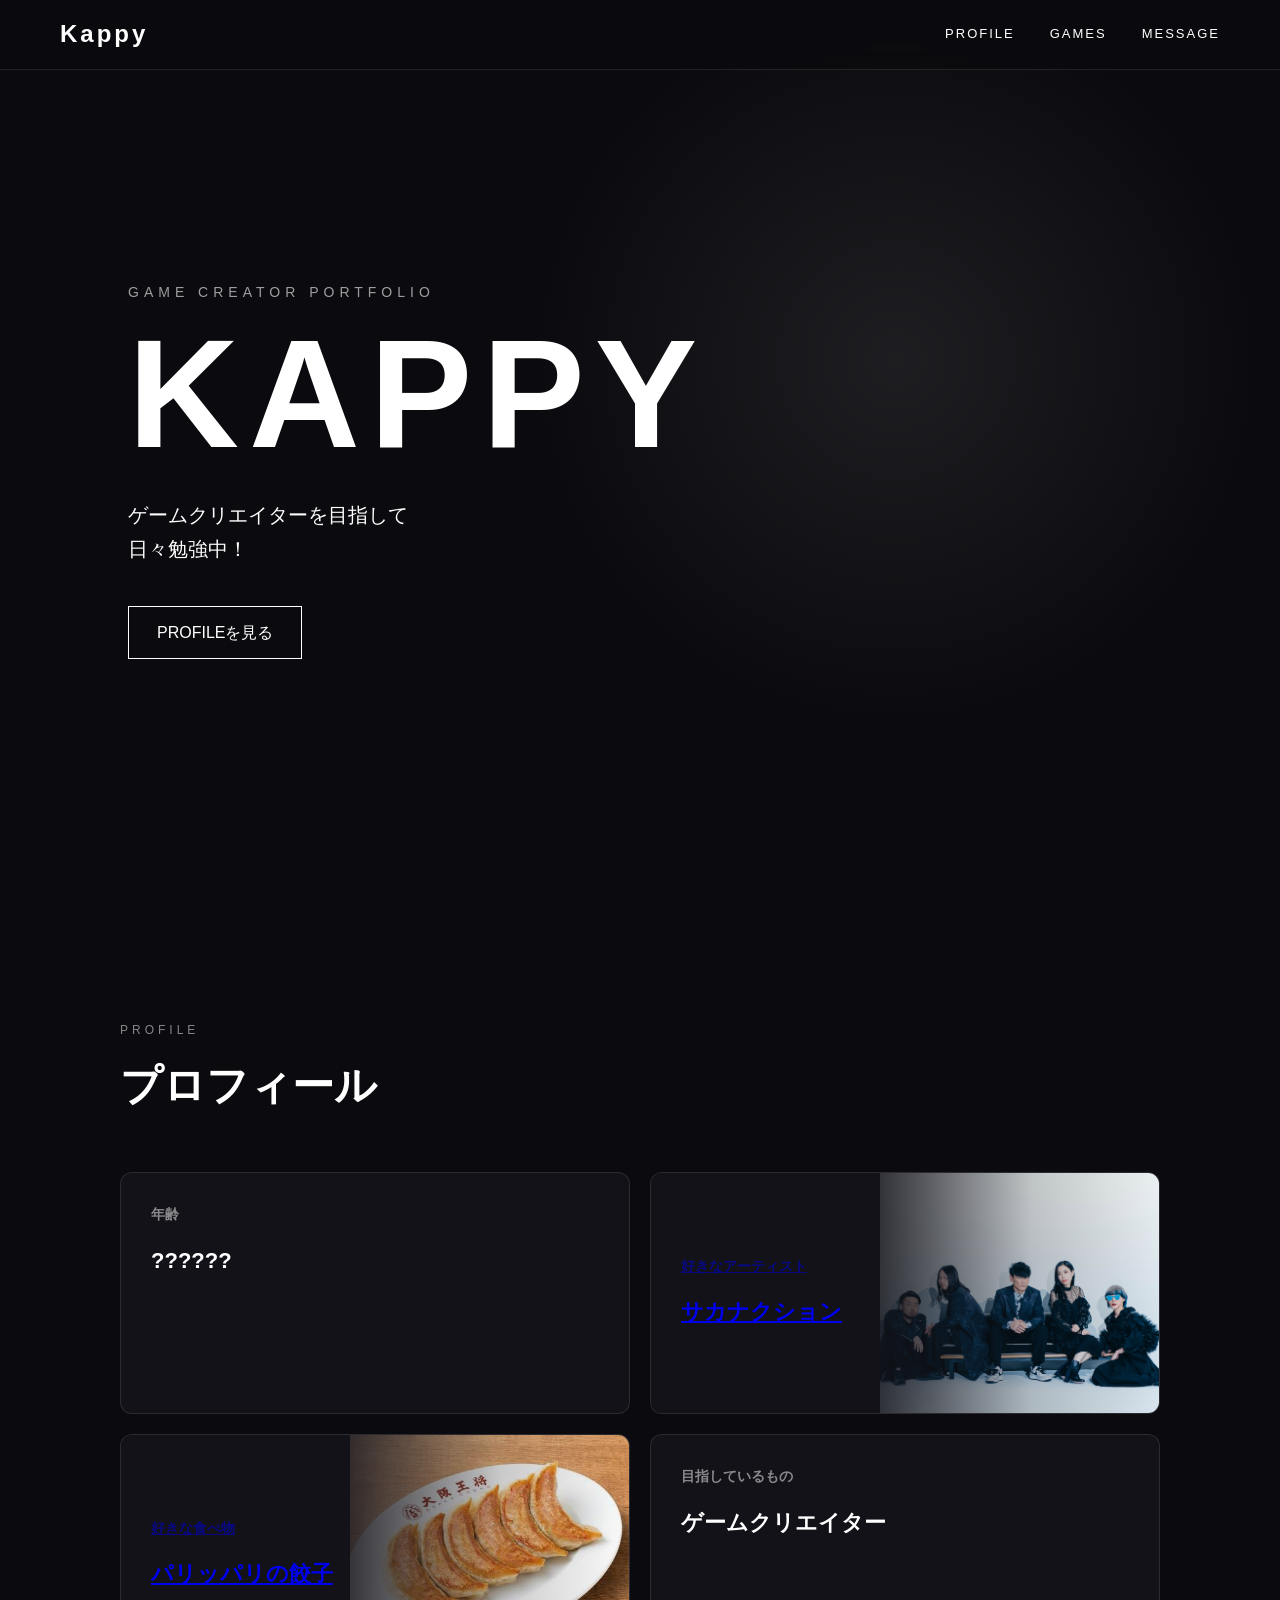
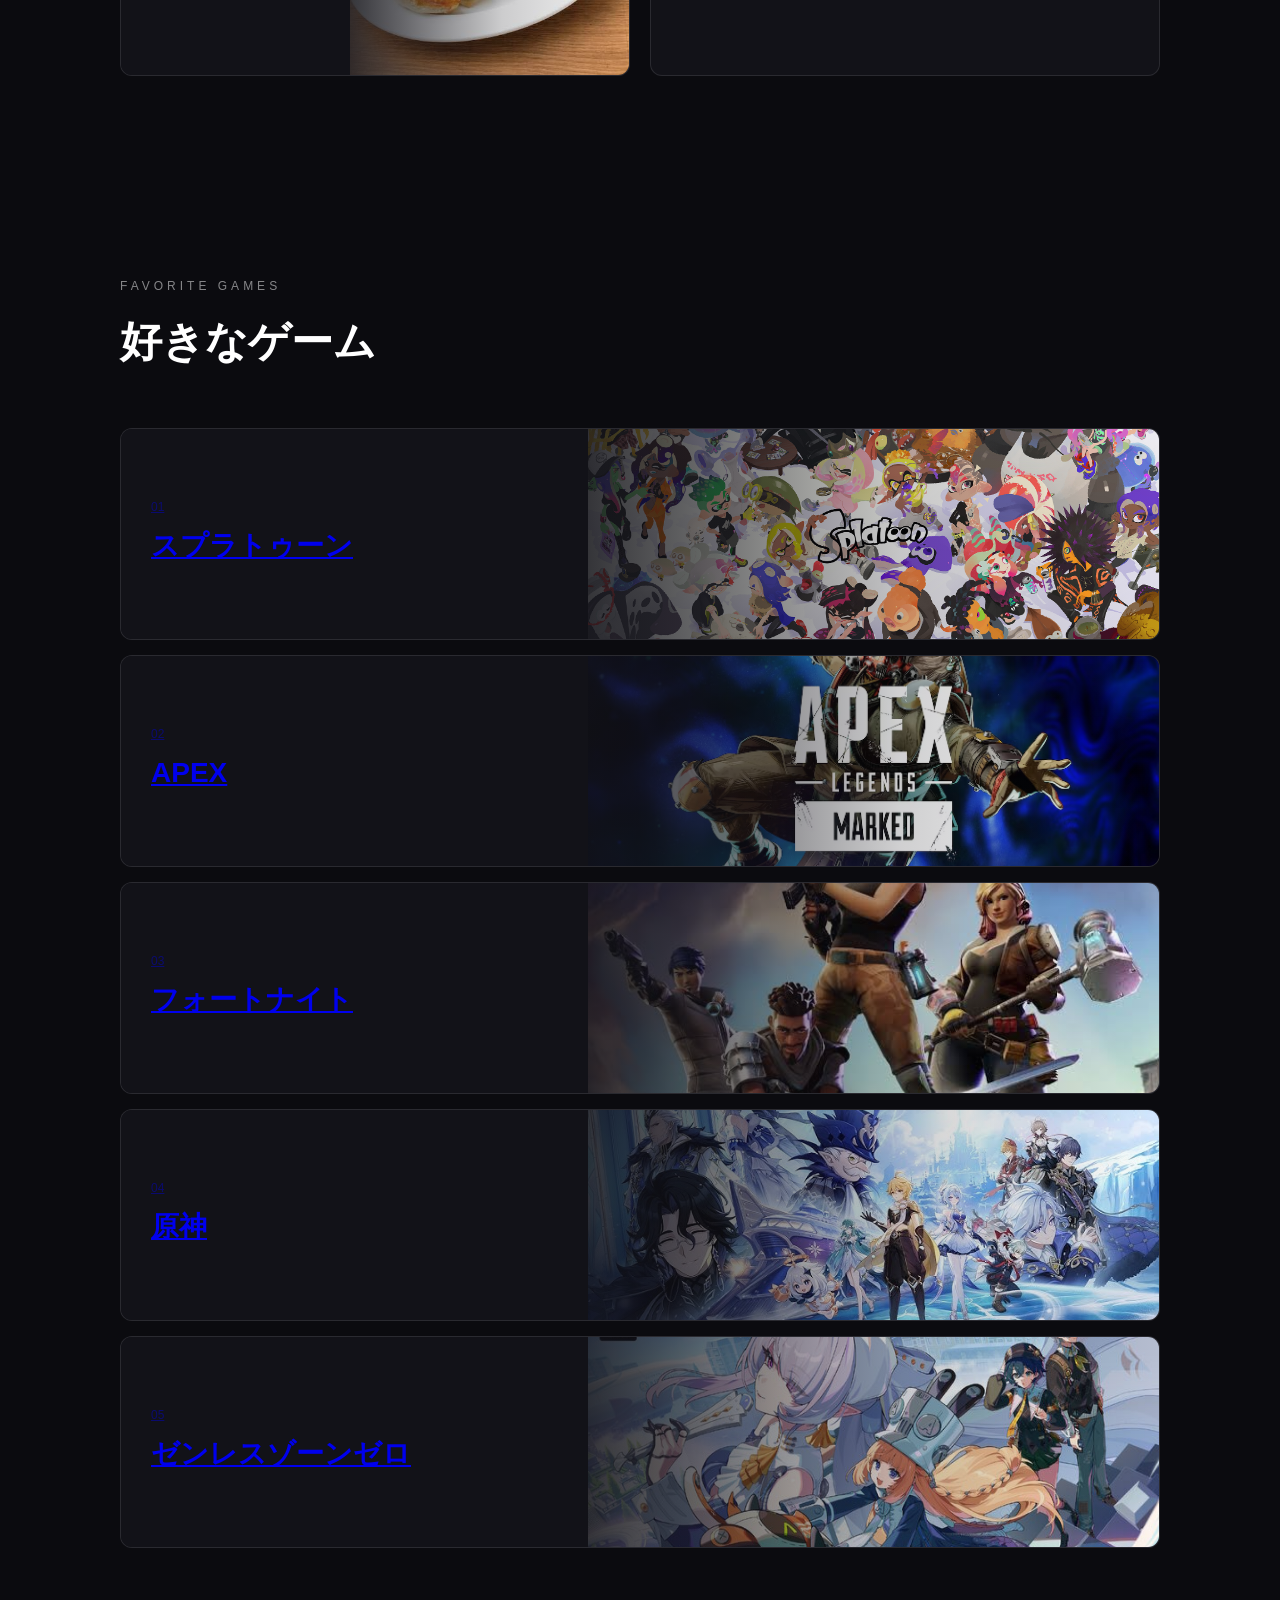
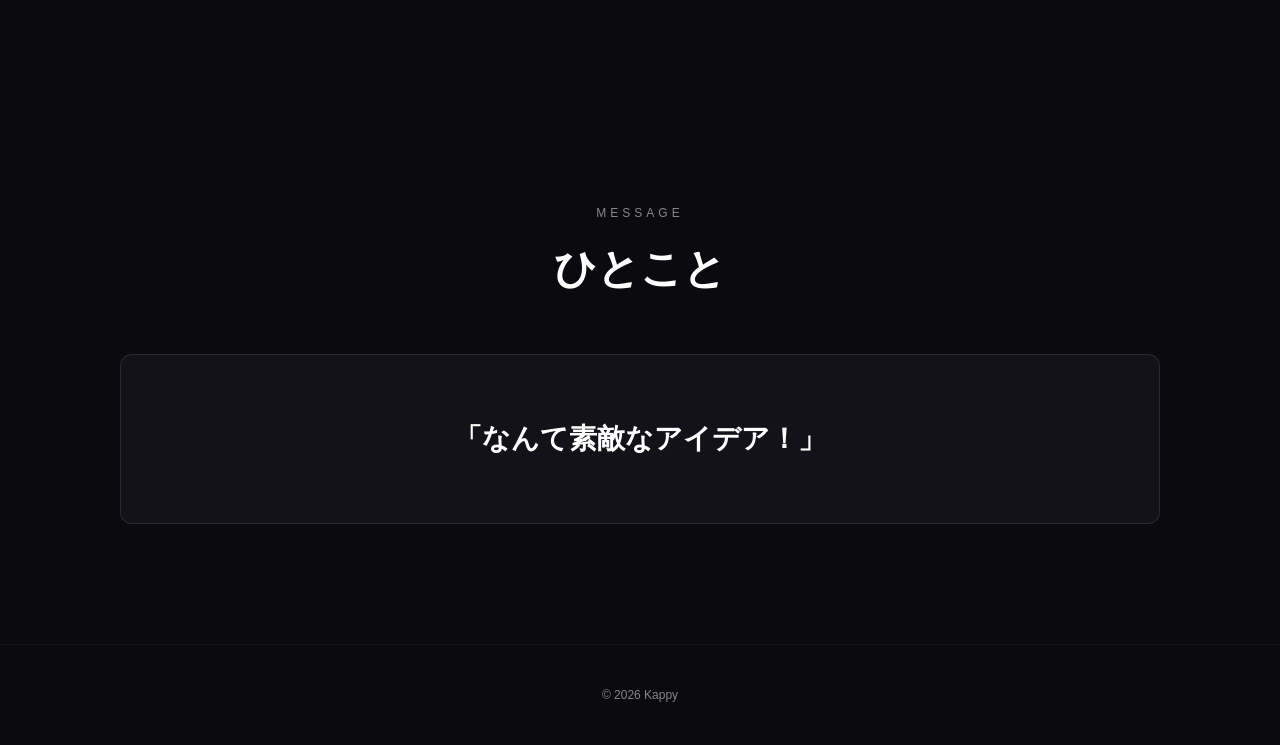
<file: index.html>
<!DOCTYPE html>
<html lang="ja">

<head>
    <meta charset="UTF-8">
    <meta name="viewport" content="width=device-width, initial-scale=1.0">

    <title>Kappy | Profile</title>

    <link rel="stylesheet" href="./style.css">
    <script src="./script.js" defer></script>
</head>

<body>

    <!-- ヘッダー -->
    <header class="header">

        <div class="logo">
            Kappy
        </div>

        <nav>
            <a href="#profile">PROFILE</a>
            <a href="#games">GAMES</a>
            <a href="#message">MESSAGE</a>
        </nav>

    </header>


    <!-- メイン -->
    <main>


        <!-- =========================
             メインビジュアル
        ========================== -->

        <section class="hero">

            <div class="hero-content">

                <p class="hero-subtitle">
                    GAME CREATOR PORTFOLIO
                </p>

                <h1>
                    KAPPY
                </h1>

                <p class="hero-text">
                    ゲームクリエイターを目指して<br>
                    日々勉強中！
                </p>

                <a href="#profile" class="hero-button">
                    PROFILEを見る
                </a>

            </div>

        </section>



        <!-- =========================
             プロフィール
        ========================== -->

        <section id="profile" class="section">

            <p class="section-label">
                PROFILE
            </p>

            <h2>
                プロフィール
            </h2>


            <div class="profile-grid">


                <!-- 年齢 -->
                <div class="profile-card">

                    <h3>
                        年齢
                    </h3>

                    <p>
                        ??????
                    </p>

                </div>



                <!-- サカナクション -->
                <a href="https://sakanaction.jp/"
                   target="_blank"
                   rel="noopener noreferrer"
                   class="card-link">

                    <div class="profile-card image-card">

                        <div class="card-content">

                            <h3>
                                好きなアーティスト
                            </h3>

                            <p>
                                サカナクション
                            </p>

                        </div>

                        <img
                            src="./images/sakanaction.jpg"
                            alt="サカナクション">

                    </div>

                </a>



                <!-- 餃子 -->
                <a href="https://www.osaka-ohsho.com/"
                   target="_blank"
                   rel="noopener noreferrer"
                   class="card-link">

                    <div class="profile-card image-card">

                        <div class="card-content">

                            <h3>
                                好きな食べ物
                            </h3>

                            <p>
                                パリッパリの餃子
                            </p>

                        </div>

                        <img
                            src="./images/gyoza.jpg"
                            alt="大阪王将の餃子">

                    </div>

                </a>



                <!-- 目指しているもの -->
                <div class="profile-card">

                    <h3>
                        目指しているもの
                    </h3>

                    <p>
                        ゲームクリエイター
                    </p>

                </div>

            </div>

        </section>



        <!-- =========================
             好きなゲーム
        ========================== -->

        <section id="games" class="section games-section">

            <p class="section-label">
                FAVORITE GAMES
            </p>

            <h2>
                好きなゲーム
            </h2>



            <!-- スプラトゥーン -->
            <a href="https://www.nintendo.com/jp/character/splatoon/"
               target="_blank"
               rel="noopener noreferrer"
               class="card-link">

                <div class="game-card image-card">

                    <div class="card-content">

                        <span>
                            01
                        </span>

                        <h3>
                            スプラトゥーン
                        </h3>

                    </div>

                    <img
                        src="./images/spl.jpg"
                        alt="スプラトゥーン">

                </div>

            </a>



            <!-- APEX -->
            <a href="https://www.ea.com/ja/games/apex-legends/apex-legends"
               target="_blank"
               rel="noopener noreferrer"
               class="card-link">

                <div class="game-card image-card">

                    <div class="card-content">

                        <span>
                            02
                        </span>

                        <h3>
                            APEX
                        </h3>

                    </div>

                    <img
                        src="./images/apex.jpg"
                        alt="APEX">

                </div>

            </a>



            <!-- フォートナイト -->
            <a href="https://www.fortnite.com/?lang=ja"
               target="_blank"
               rel="noopener noreferrer"
               class="card-link">

                <div class="game-card image-card">

                    <div class="card-content">

                        <span>
                            03
                        </span>

                        <h3>
                            フォートナイト
                        </h3>

                    </div>

                    <img
                        src="./images/fortnite.jpg"
                        alt="フォートナイト">

                </div>

            </a>



            <!-- 原神 -->
            <a href="https://genshin.hoyoverse.com/ja"
               target="_blank"
               rel="noopener noreferrer"
               class="card-link">

                <div class="game-card image-card">

                    <div class="card-content">

                        <span>
                            04
                        </span>

                        <h3>
                            原神
                        </h3>

                    </div>

                    <img
                        src="./images/genshin.jpg"
                        alt="原神">

                </div>

            </a>



            <!-- ゼンレスゾーンゼロ -->
            <a href="https://zenless.hoyoverse.com/ja-jp/main"
               target="_blank"
               rel="noopener noreferrer"
               class="card-link">

                <div class="game-card image-card">

                    <div class="card-content">

                        <span>
                            05
                        </span>

                        <h3>
                            ゼンレスゾーンゼロ
                        </h3>

                    </div>

                    <img
                        src="./images/zenless.jpg"
                        alt="ゼンレスゾーンゼロ">

                </div>

            </a>

        </section>



        <!-- =========================
             ひとこと
        ========================== -->

        <section id="message"
                 class="section message-section">

            <p class="section-label">
                MESSAGE
            </p>

            <h2>
                ひとこと
            </h2>

            <div class="message-box">

                <p>
                    「なんて素敵なアイデア！」
                </p>

            </div>

        </section>

    </main>



    <!-- =========================
         フッター
    ========================== -->

    <footer>

        <p>
            © 2026 Kappy
        </p>

    </footer>


</body>

</html>
</file>
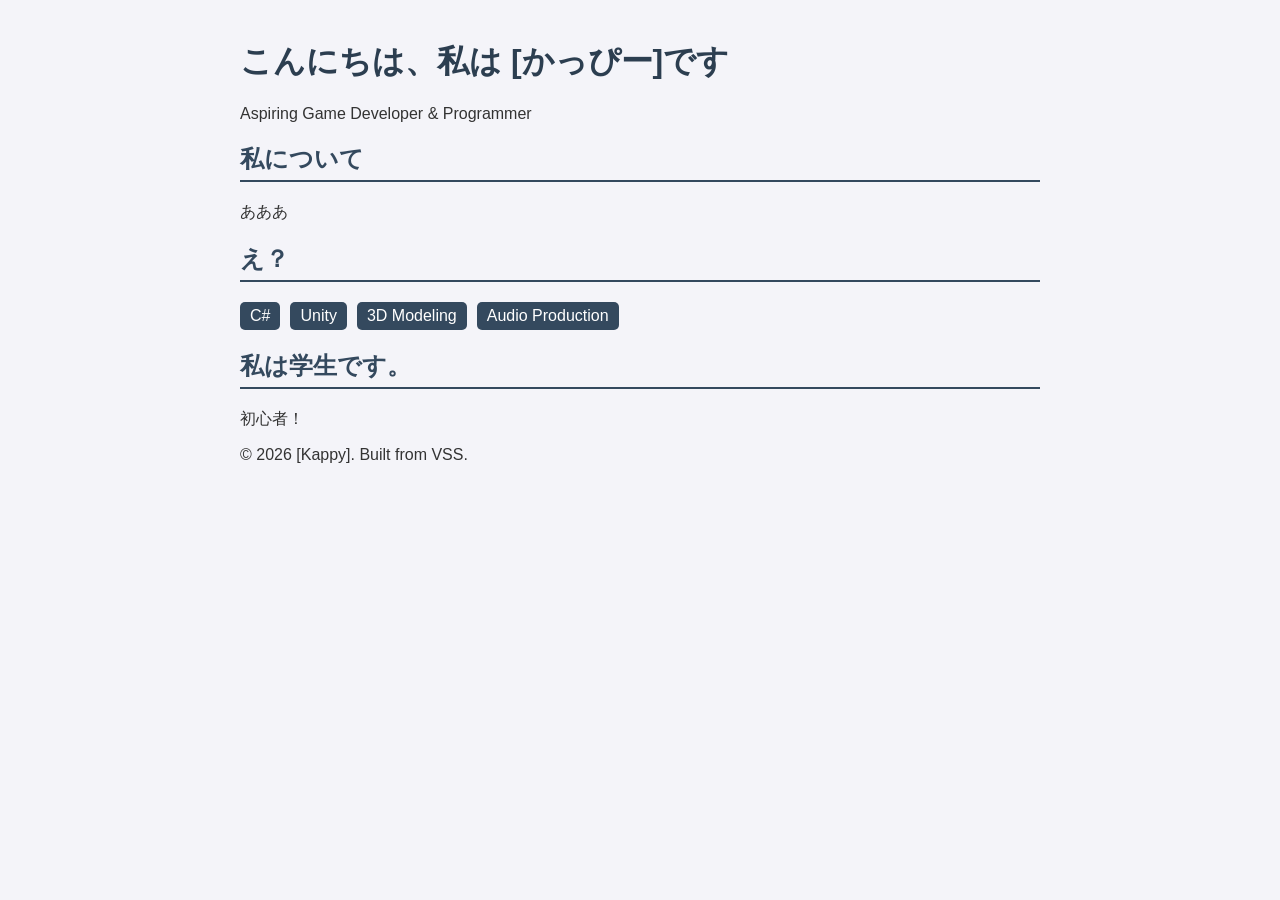
<file: _!DOCTYPE html_aaa.html>
<!DOCTYPE html>
<html lang="Ja">
<head>
    <meta charset="UTF-8">
    <meta name="viewport" content="width=device-width, initial-scale=1.0">
    <title>About Me | My Game Dev Journey</title>
    <style>
        /* A little bit of styling to make it look clean */
        body {
            font-family: Arial, sans-serif;
            max-width: 800px;
            margin: 40px auto;
            padding: 0 20px;
            background-color: #f4f4f9;
            color: #333;
            line-box: 1.6;
        }
        h1 { color: #2c3e50; }
        h2 { color: #34495e; border-bottom: 2px solid #34495e; padding-bottom: 5px; }
        .skills-list { display: flex; gap: 10px; list-style: none; padding: 0; }
        .skills-list li { background: #34495e; color: #fff; padding: 5px 10px; border-radius: 5px; }
    </style>
</head>
<body>

    <header>
        <h1>こんにちは、私は [かっぴー]です</h1>
        <p>Aspiring Game Developer & Programmer</p>
    </header>

    <section>
        <h2>私について</h2>
        <p>あああ</p>
    </section>

    <section>
        <h2>え？</h2>
        <ul class="skills-list">
            <li>C#</li>
            <li>Unity</li>
            <li>3D Modeling</li>
            <li>Audio Production</li>
        </ul>
    </section>

    <section>
        <h2>私は学生です。</h2>
        <p> 初心者！　</p>
    </section>

    <footer>
        <p>© 2026 [Kappy]. Built from VSS.</p>
    </footer>

</body>
</html>
</file>
<file: style.css>
/* =========================
   全体
========================= */

* {
    margin: 0;
    padding: 0;
    box-sizing: border-box;
}

html {
    scroll-behavior: smooth;
}

body {
    font-family: Arial, "Noto Sans JP", sans-serif;
    background: #0b0b0f;
    color: #ffffff;
    line-height: 1.7;
}


/* =========================
   ヘッダー
========================= */

.header {
    position: fixed;
    top: 0;
    left: 0;
    width: 100%;
    height: 70px;

    display: flex;
    justify-content: space-between;
    align-items: center;

    padding: 0 60px;

    background: rgba(11, 11, 15, 0.85);
    backdrop-filter: blur(10px);

    border-bottom: 1px solid rgba(255, 255, 255, 0.1);

    z-index: 100;
}

.logo {
    font-size: 24px;
    font-weight: bold;
    letter-spacing: 3px;
}

.header nav {
    display: flex;
    gap: 35px;
}

.header nav a {
    color: #ffffff;
    text-decoration: none;
    font-size: 13px;
    letter-spacing: 2px;
    transition: 0.3s;
}

.header nav a:hover {
    opacity: 0.5;
}


/* =========================
   メインビジュアル
========================= */

.hero {
    min-height: 100vh;

    display: flex;
    align-items: center;

    padding: 120px 10% 80px;

    background:
        radial-gradient(
            circle at 70% 40%,
            rgba(255, 255, 255, 0.08),
            transparent 35%
        ),
        #0b0b0f;
}

.hero-content {
    max-width: 800px;
}

.hero-subtitle {
    font-size: 14px;
    letter-spacing: 5px;
    opacity: 0.6;
    margin-bottom: 20px;
}

.hero h1 {
    font-size: clamp(70px, 12vw, 160px);
    line-height: 0.9;
    letter-spacing: 10px;
    margin-bottom: 35px;
}

.hero-text {
    font-size: 20px;
    margin-bottom: 40px;
}

.hero-button {
    display: inline-block;

    padding: 12px 28px;

    border: 1px solid #ffffff;
    color: #ffffff;
    text-decoration: none;

    transition: 0.3s;
}

.hero-button:hover {
    background: #ffffff;
    color: #0b0b0f;
}


/* =========================
   セクション
========================= */

.section {
    max-width: 1100px;
    margin: 0 auto;
    padding: 120px 30px;
}

.section-label {
    font-size: 12px;
    letter-spacing: 4px;
    opacity: 0.5;
    margin-bottom: 10px;
}

.section h2 {
    font-size: 42px;
    margin-bottom: 50px;
}


/* =========================
   プロフィール
========================= */

.profile-grid {
    display: grid;

    grid-template-columns: repeat(2, 1fr);

    gap: 20px;
}

.profile-card {
    position: relative;

    min-height: 180px;

    padding: 30px;

    background: #121218;

    border: 1px solid rgba(255, 255, 255, 0.1);

    border-radius: 12px;

    overflow: hidden;

    transition: 0.3s;
}

.profile-card:hover {
    transform: translateY(-5px);

    border-color: rgba(255, 255, 255, 0.4);
}

.profile-card h3 {
    font-size: 14px;
    opacity: 0.5;
    margin-bottom: 15px;
}

.profile-card p {
    font-size: 22px;
    font-weight: bold;
}


/* =========================
   リンク
========================= */

.profile-card a,
.game-card a {
    color: inherit;
    text-decoration: none;

    transition: 0.3s;
}

.profile-card a:hover,
.game-card a:hover {
    opacity: 0.6;
}


/* =========================
   画像付きカード
========================= */

.image-card {
    position: relative;

    min-height: 180px;

    overflow: hidden;

    isolation: isolate;
}


/* 画像 */

.image-card img {
    position: absolute;

    top: 0;
    right: 0;

    width: 55%;
    height: 100%;

    object-fit: cover;

    z-index: -2;

    transition: transform 0.5s ease;
}


/* 左から右へのグラデーション */

.image-card::after {
    content: "";

    position: absolute;

    inset: 0;

    background:
        linear-gradient(
            90deg,
            #121218 0%,
            #121218 25%,
            rgba(18, 18, 24, 0.95) 40%,
            rgba(18, 18, 24, 0.65) 55%,
            rgba(18, 18, 24, 0.2) 75%,
            rgba(18, 18, 24, 0) 100%
        );

    z-index: -1;
}


/* 文字 */

.image-card .card-content {
    position: relative;

    width: 60%;

    min-height: 180px;

    display: flex;
    flex-direction: column;
    justify-content: center;

    z-index: 2;
}


/* ホバー時 */

.image-card:hover img {
    transform: scale(1.05);
}


/* =========================
   ゲーム
========================= */

.games-section {
    padding-top: 80px;
}

.game-card {
    position: relative;

    min-height: 150px;

    padding: 30px;

    margin-bottom: 15px;

    background: #121218;

    border: 1px solid rgba(255, 255, 255, 0.1);

    border-radius: 12px;

    display: flex;
    flex-direction: column;
    justify-content: center;

    transition: 0.3s;
}

.game-card:hover {
    transform: translateX(8px);

    border-color: rgba(255, 255, 255, 0.4);
}

.game-card span {
    font-size: 12px;

    opacity: 0.4;

    margin-bottom: 5px;
}

.game-card h3 {
    font-size: 28px;
}


/* 画像付きゲームカード */

.game-card.image-card {
    min-height: 150px;
}

.game-card.image-card .card-content {
    min-height: 150px;
}


/* =========================
   メッセージ
========================= */

.message-section {
    text-align: center;
}

.message-box {
    padding: 60px 30px;

    background: #121218;

    border-radius: 12px;

    border: 1px solid rgba(255, 255, 255, 0.1);
}

.message-box p {
    font-size: 28px;
    font-weight: bold;
}


/* =========================
   フッター
========================= */

footer {
    text-align: center;

    padding: 40px;

    border-top: 1px solid rgba(255, 255, 255, 0.1);

    opacity: 0.5;

    font-size: 12px;
}


/* =========================
   スマホ対応
========================= */

@media (max-width: 700px) {

    .header {
        padding: 0 20px;
    }

    .header nav {
        gap: 15px;
    }

    .header nav a {
        font-size: 10px;
    }


    .hero {
        padding: 120px 30px 60px;
    }

    .hero h1 {
        font-size: 70px;
    }

    .hero-text {
        font-size: 16px;
    }


    .section {
        padding: 80px 20px;
    }

    .section h2 {
        font-size: 32px;
    }


    .profile-grid {
        grid-template-columns: 1fr;
    }


    /* スマホでは画像を少し小さめに */

    .image-card img {
        width: 55%;
    }

    .image-card .card-content {
        width: 65%;
    }


    .message-box p {
        font-size: 22px;
    }
}
</file>
